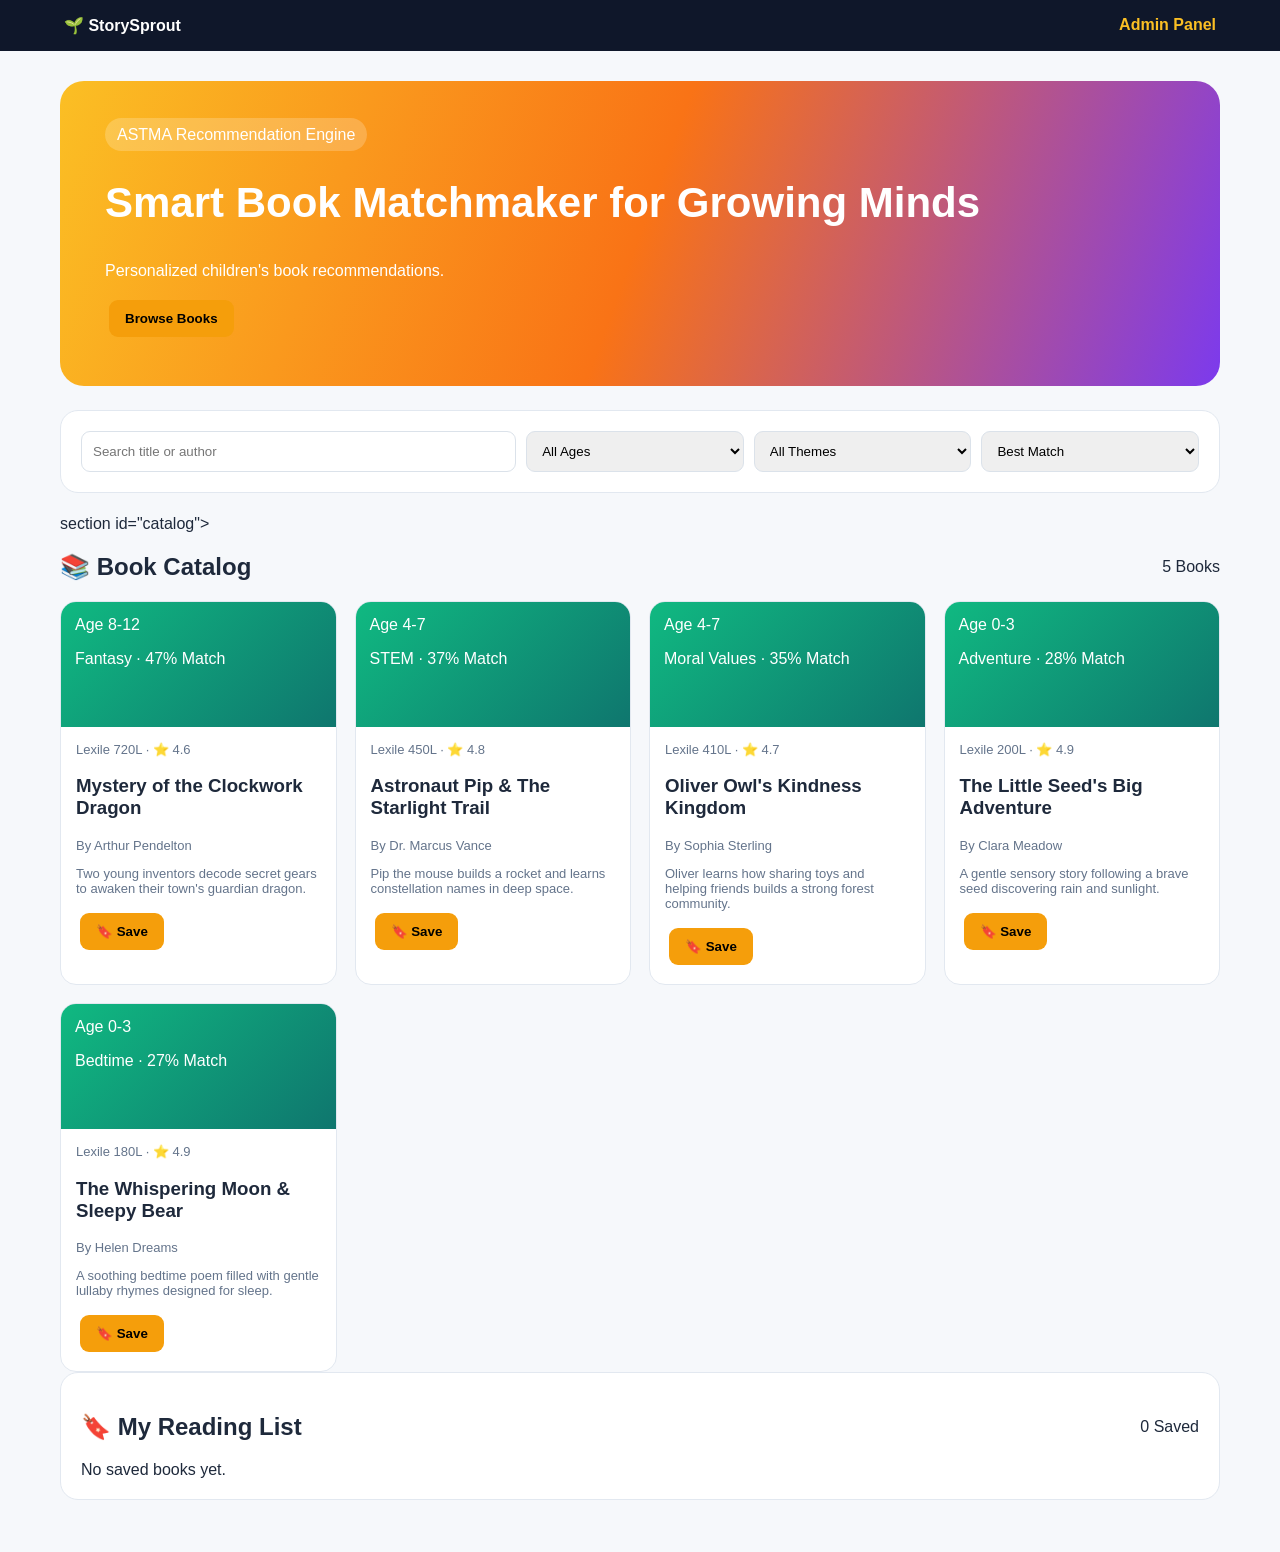
<file: PBL last year/storysprout/index.html>
<!doctype html><html><head><meta charset="UTF-8"><meta name="viewport" content="width=device-width,initial-scale=1"><title>StorySprout</title><link rel="stylesheet" href="assets/style.css"></head><body>
<header><b>🌱 StorySprout</b><a href="admin.html">Admin Panel</a></header><main>
<section class="hero"><span>ASTMA Recommendation Engine</span><h1>Smart Book Matchmaker for Growing Minds</h1><p>Personalized children's book recommendations.</p><button onclick="document.getElementById('catalog').scrollIntoView()">Browse Books</button></section>
<section class="filters"><input id="search" placeholder="Search title or author"><select id="age"><option value="all">All Ages</option><option>0-3</option><option>4-7</option><option>8-12</option><option>13+</option></select><select id="theme"><option value="all">All Themes</option><option>Adventure</option><option>STEM</option><option>Moral Values</option><option>Bedtime</option><option>Fantasy</option></select><select id="sort"><option value="score">Best Match</option><option value="rating">Highest Rated</option><option value="lexile">Lexile</option><option value="title">Title A-Z</option></select></section>
section id="catalog"><div class="head"><h2>📚 Book Catalog</h2><span id="count"></span></div><div id="bookGrid" class="grid"></div></section>
<section class="card"><div class="head"><h2>🔖 My Reading List</h2><span id="savedCount"></span></div><div id="savedBooks"></div></section></main>
<script src="assets/data.js"></script><script src="assets/app.js"></script></body></html>
</file>
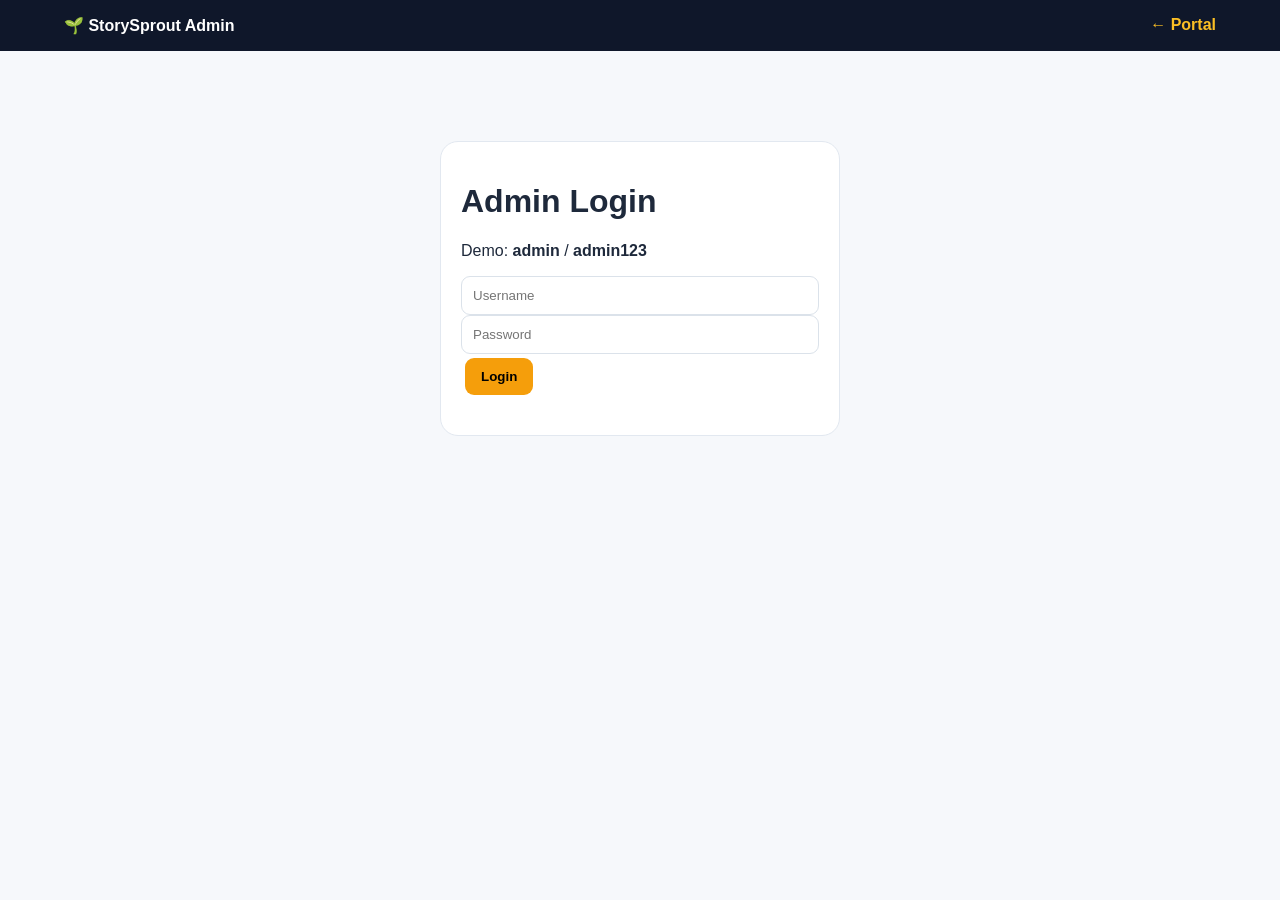
<file: PBL last year/storysprout/admin.html>
<!doctype html>
<html lang="en">
<head>
<meta charset="UTF-8">
<meta name="viewport" content="width=device-width,initial-scale=1">
<title>StorySprout Admin</title>
<link rel="stylesheet" href="assets/style.css">
</head>
<body>
<header>
  <b>🌱 StorySprout Admin</b>
  <a href="index.html">← Portal</a>
</header>

<main>
  <div id="loginBox" class="card login">
    <h1>Admin Login</h1>
    <p>Demo: <b>admin</b> / <b>admin123</b></p>
    <input id="username" placeholder="Username">
    <input id="password" type="password" placeholder="Password">
    <button onclick="login()">Login</button>
    <p id="loginMsg"></p>
  </div>

  <div id="adminApp" class="hidden">
    <div class="admin-top">
      <div>
        <h1 id="pageTitle">Book Management</h1>
        <p id="pageSubtitle">Add, edit and delete recommendations.</p>
      </div>
      <button class="danger" onclick="logout()">Logout</button>
    </div>

    <!-- ADMIN NAVIGATION -->
    <nav class="admin-tabs">
      <button id="tabBooks" class="tab active" onclick="showAdminTab('books')">📚 Book Management</button>
      <button id="tabERP" class="tab" onclick="showAdminTab('erp')">🏢 ERP Dashboard</button>
    </nav>

    <!-- BOOK MANAGEMENT -->
    <section id="booksTab">
      <div class="admin">
        <section class="card">
          <h2 id="formTitle">Add New Book</h2>
          <input type="hidden" id="bookId">
          <label>Title<input id="title"></label>
          <label>Author<input id="author"></label>
          <label>Age<select id="ageGroup">
            <option>0-3</option><option>4-7</option><option>8-12</option><option>13+</option>
          </select></label>
          <label>Theme<select id="bookTheme">
            <option>Adventure</option><option>STEM</option><option>Moral Values</option>
            <option>Bedtime</option><option>Fantasy</option>
          </select></label>
          <label>Rating<input id="rating" type="number" min="1" max="5" step=".1" value="4.5"></label>
          <label>Lexile<input id="lexile" type="number" value="450"></label>
          <label>ASTMA Tier<select id="astmaTier">
            <option>Level 1: Emergent</option><option>Level 2: Early Reader</option>
            <option>Level 3: Fluent Chapter</option><option>Level 4: Advanced Analytical</option>
          </select></label>
          <label>Summary<textarea id="summary"></textarea></label>
          <button onclick="saveBook()">Save Book</button>
          <button class="secondary" onclick="clearForm()">Clear</button>
        </section>

        <div>
          <section class="card">
            <h2>Recommendation Weights</h2>
            <label>ASTMA <span id="astmaVal"></span><input id="wAstma" type="range" min="0" max="100" value="40"></label>
            <label>Genre <span id="genreVal"></span><input id="wGenre" type="range" min="0" max="100" value="30"></label>
            <label>Rating <span id="ratingVal"></span><input id="wRating" type="range" min="0" max="100" value="20"></label>
            <label>Age <span id="ageVal"></span><input id="wAge" type="range" min="0" max="100" value="10"></label>
            <button onclick="saveWeights()">Save Weights</button>
            <button class="danger" onclick="resetData()">Reset Seed Data</button>
          </section>

          <section class="card">
            <h2>Books in Database</h2>
            <div class="table"><table>
              <thead><tr><th>Title</th><th>Age</th><th>Theme</th><th>Actions</th></tr></thead>
              <tbody id="adminTable"></tbody>
            </table></div>
          </section>
        </div>
      </div>
    </section>

    <!-- ERP DASHBOARD -->
    <section id="erpTab" class="hidden">
      <div class="erp-hero">
        <div>
          <span class="erp-kicker">ENTERPRISE RESOURCE PLANNING</span>
          <h1>Publisher ERP Control Center</h1>
          <p>Simulated enterprise inventory, publisher, digital-rights and order operations for the StorySprout platform.</p>
        </div>
        <button class="workflow-btn" onclick="runERPWorkflow()">▶ Run Enterprise Workflow</button>
      </div>

      <div id="workflowBox" class="workflow hidden">
        <div class="workflow-title">LIVE ENTERPRISE WORKFLOW</div>
        <div class="workflow-steps">
          <div class="wf-step" id="wf1"><b>01</b><span>Customer Request</span></div>
          <div class="wf-arrow">→</div>
          <div class="wf-step" id="wf2"><b>02</b><span>Recommendation Engine</span></div>
          <div class="wf-arrow">→</div>
          <div class="wf-step" id="wf3"><b>03</b><span>ERP Inventory Check</span></div>
          <div class="wf-arrow">→</div>
          <div class="wf-step" id="wf4"><b>04</b><span>Digital Rights</span></div>
          <div class="wf-arrow">→</div>
          <div class="wf-step" id="wf5"><b>05</b><span>Final Recommendation</span></div>
        </div>
        <div id="workflowStatus" class="workflow-status">Click the button to demonstrate the enterprise data flow.</div>
      </div>

      <div class="erp-kpis">
        <div class="erp-kpi"><span>📚</span><div><small>Total SKUs</small><strong>2,840</strong><em>+8.4% this quarter</em></div></div>
        <div class="erp-kpi"><span>📦</span><div><small>Available Stock</small><strong>1,740</strong><em>Healthy inventory</em></div></div>
        <div class="erp-kpi"><span>🏢</span><div><small>Publishers</small><strong>18</strong><em>12 active integrations</em></div></div>
        <div class="erp-kpi"><span>🔐</span><div><small>Rights Coverage</small><strong>96.4%</strong><em>All systems nominal</em></div></div>
      </div>

      <div class="erp-grid">
        <section class="erp-card">
          <div class="erp-card-head">
            <div><span class="mini-label">SYSTEM STATUS</span><h2>Enterprise Connections</h2></div>
            <span class="live-dot">● LIVE</span>
          </div>
          <div class="system-row"><span>🏢 Publisher ERP</span><b class="ok">● Connected</b></div>
          <div class="system-row"><span>👥 CRM / Customer Data</span><b class="ok">● Connected</b></div>
          <div class="system-row"><span>🧠 Recommendation Engine</span><b class="ok">● Active</b></div>
          <div class="system-row"><span>🔐 Digital Rights Service</span><b class="ok">● Active</b></div>
        </section>

        <section class="erp-card">
          <div class="erp-card-head">
            <div><span class="mini-label">BUSINESS FLOW</span><h2>How ERP Supports StorySprout</h2></div>
          </div>
          <div class="flow-list">
            <div><b>1</b><span>Book is recommended based on ASTMA and user preferences.</span></div>
            <div><b>2</b><span>ERP checks publisher stock and SKU availability.</span></div>
            <div><b>3</b><span>Digital-rights status is validated.</span></div>
            <div><b>4</b><span>Availability is returned to the portal.</span></div>
          </div>
        </section>
      </div>

      <section class="erp-card inventory-card">
        <div class="erp-card-head">
          <div><span class="mini-label">PUBLISHER INVENTORY</span><h2>ERP Inventory Operations</h2></div>
          <select id="erpFilter" onchange="renderERP()">
            <option value="all">All Status</option>
            <option value="Active Sync">Active Sync</option>
            <option value="Low Stock">Low Stock</option>
            <option value="Review">Review Required</option>
          </select>
        </div>
        <div class="table"><table>
          <thead><tr><th>Publisher</th><th>SKU</th><th>Book</th><th>Stock</th><th>Digital Rights</th><th>Status</th><th>Action</th></tr></thead>
          <tbody id="erpTable"></tbody>
        </table></div>
      </section>

      <section class="erp-card">
        <div class="erp-card-head"><div><span class="mini-label">ERP ACTIVITY</span><h2>Recent Enterprise Events</h2></div></div>
        <div id="erpEvents" class="events"></div>
      </section>

      <p class="prototype-note">ℹ️ <b>Presentation prototype:</b> ERP, CRM and rights connections shown here are simulated enterprise integrations implemented with HTML, CSS and JavaScript.</p>
    </section>
  </div>
</main>

<script src="assets/data.js"></script>
<script src="assets/admin.js"></script>
</body>
</html>
</file>
<file: PBL last year/storysprout/assets/style.css>
*{box-sizing:border-box}body{margin:0;font-family:Arial,sans-serif;background:#f6f8fb;color:#1e293b}header{background:#0f172a;color:#fff;padding:16px 5%;display:flex;justify-content:space-between}header a{color:#fbbf24;text-decoration:none;font-weight:bold}main{max-width:1200px;margin:auto;padding:30px 20px}.hero{background:linear-gradient(110deg,#fbbf24,#f97316,#7c3aed);color:#fff;padding:45px;border-radius:24px;margin-bottom:24px}.hero h1{font-size:42px}.hero span{background:#ffffff33;padding:8px 12px;border-radius:20px}.card,.filters{background:#fff;border:1px solid #e2e8f0;border-radius:18px;padding:20px;margin-bottom:22px}.filters{display:grid;grid-template-columns:2fr 1fr 1fr 1fr;gap:10px}input,select,textarea{width:100%;padding:11px;border:1px solid #dbe2ea;border-radius:9px}button{border:0;background:#f59e0b;padding:11px 16px;border-radius:9px;font-weight:bold;cursor:pointer;margin:4px}.secondary{background:#e2e8f0}.danger{background:#ef4444;color:#fff}.head{display:flex;justify-content:space-between;align-items:center}.grid{display:grid;grid-template-columns:repeat(4,1fr);gap:18px}.book{background:#fff;border:1px solid #e2e8f0;border-radius:16px;overflow:hidden}.cover{height:125px;background:linear-gradient(135deg,#10b981,#0f766e);color:#fff;padding:14px}.body{padding:15px}.muted{color:#64748b;font-size:13px}.saved-item{display:inline-block;background:#e2e8f0;padding:9px;border-radius:9px;margin:4px}.login{max-width:400px;margin:60px auto}.hidden{display:none}.admin{display:grid;grid-template-columns:380px 1fr;gap:20px}.card label{display:block;font-weight:bold;font-size:13px;margin:10px 0}.card label input,.card label select,.card label textarea{margin-top:5px;font-weight:normal}.table{overflow:auto}table{width:100%;border-collapse:collapse}th,td{text-align:left;padding:10px;border-bottom:1px solid #e2e8f0}@media(max-width:900px){.grid{grid-template-columns:repeat(2,1fr)}.admin{grid-template-columns:1fr}.filters{grid-template-columns:1fr 1fr}}@media(max-width:550px){.grid{grid-template-columns:1fr}.filters{grid-template-columns:1fr}.hero h1{font-size:30px}}
.admin-tabs{display:flex;gap:8px;background:#fff;border:1px solid #e2e8f0;padding:7px;border-radius:14px;margin-bottom:22px}
.admin-tabs .tab{background:transparent;color:#475569;margin:0}
.admin-tabs .tab.active{background:#0f172a;color:#fff}
.erp-hero{background:linear-gradient(115deg,#0f172a,#1e293b 55%,#0369a1);color:#fff;border-radius:22px;padding:30px;display:flex;justify-content:space-between;align-items:center;gap:20px;margin-bottom:20px;box-shadow:0 15px 35px #0f172a22}
.erp-kicker,.mini-label{font-size:10px;font-weight:800;letter-spacing:1.5px;color:#38bdf8}
.erp-hero h1{font-size:32px;margin:8px 0}.erp-hero p{color:#cbd5e1;max-width:650px;margin:0;line-height:1.5}
.workflow-btn{background:#fbbf24;color:#111827;white-space:nowrap}.workflow{background:#020617;color:#fff;border-radius:18px;padding:20px;margin-bottom:20px;border:1px solid #1e293b}.workflow-title{font-weight:800;color:#fbbf24;margin-bottom:15px}.workflow-steps{display:flex;align-items:center;justify-content:space-between;gap:8px;overflow:auto}.wf-step{min-width:150px;padding:13px;background:#111827;border:1px solid #334155;border-radius:12px;text-align:center;transition:.3s}.wf-step b{display:block;color:#38bdf8;font-size:11px;margin-bottom:6px}.wf-step span{font-size:12px}.wf-step.done{background:#064e3b;border-color:#10b981;box-shadow:0 0 18px #10b98122}.wf-arrow{color:#64748b;font-size:20px}.workflow-status{margin-top:15px;color:#94a3b8;font-size:12px}.erp-kpis{display:grid;grid-template-columns:repeat(4,1fr);gap:14px;margin-bottom:20px}.erp-kpi{background:#fff;border:1px solid #e2e8f0;border-radius:16px;padding:18px;display:flex;gap:13px;box-shadow:0 6px 20px #0f172a0a}.erp-kpi>span{font-size:24px}.erp-kpi small,.erp-kpi strong,.erp-kpi em{display:block}.erp-kpi small{font-size:11px;color:#64748b}.erp-kpi strong{font-size:25px;margin:3px 0}.erp-kpi em{font-size:10px;color:#059669;font-style:normal;font-weight:bold}.erp-grid{display:grid;grid-template-columns:1fr 1fr;gap:20px;margin-bottom:20px}.erp-card{background:#fff;border:1px solid #e2e8f0;border-radius:18px;padding:20px;margin-bottom:20px}.erp-card-head{display:flex;justify-content:space-between;align-items:center;margin-bottom:14px}.erp-card h2{margin:4px 0;font-size:18px}.live-dot{font-size:10px;color:#059669;font-weight:bold}.system-row{display:flex;justify-content:space-between;padding:13px 0;border-bottom:1px solid #f1f5f9;font-size:13px}.system-row:last-child{border:0}.ok{color:#059669;font-size:11px}.flow-list>div{display:flex;gap:12px;align-items:center;padding:10px 0;border-bottom:1px solid #f1f5f9;font-size:12px}.flow-list b{width:26px;height:26px;border-radius:50%;background:#e0f2fe;color:#0369a1;display:grid;place-items:center}.inventory-card select{width:auto;min-width:150px}.erp-card .table{overflow:auto}.erp-card table{min-width:850px}.status-pill{padding:5px 8px;border-radius:8px;font-size:10px;font-weight:800}.status-active{background:#dcfce7;color:#166534}.status-low{background:#fef3c7;color:#92400e}.status-review{background:#fee2e2;color:#991b1b}.events{display:grid;gap:8px}.event{display:flex;gap:12px;padding:11px;background:#f8fafc;border-radius:10px;font-size:12px}.event-time{color:#94a3b8;min-width:65px}.prototype-note{font-size:11px;color:#64748b;text-align:center;margin:5px 0 20px}.hidden{display:none!important}
@media(max-width:900px){.erp-kpis{grid-template-columns:repeat(2,1fr)}.erp-grid{grid-template-columns:1fr}.erp-hero{flex-direction:column;align-items:flex-start}.workflow-steps{justify-content:flex-start}}
@media(max-width:550px){.erp-kpis{grid-template-columns:1fr}.admin-tabs{overflow:auto}.admin-tabs .tab{white-space:nowrap}}
</file>
